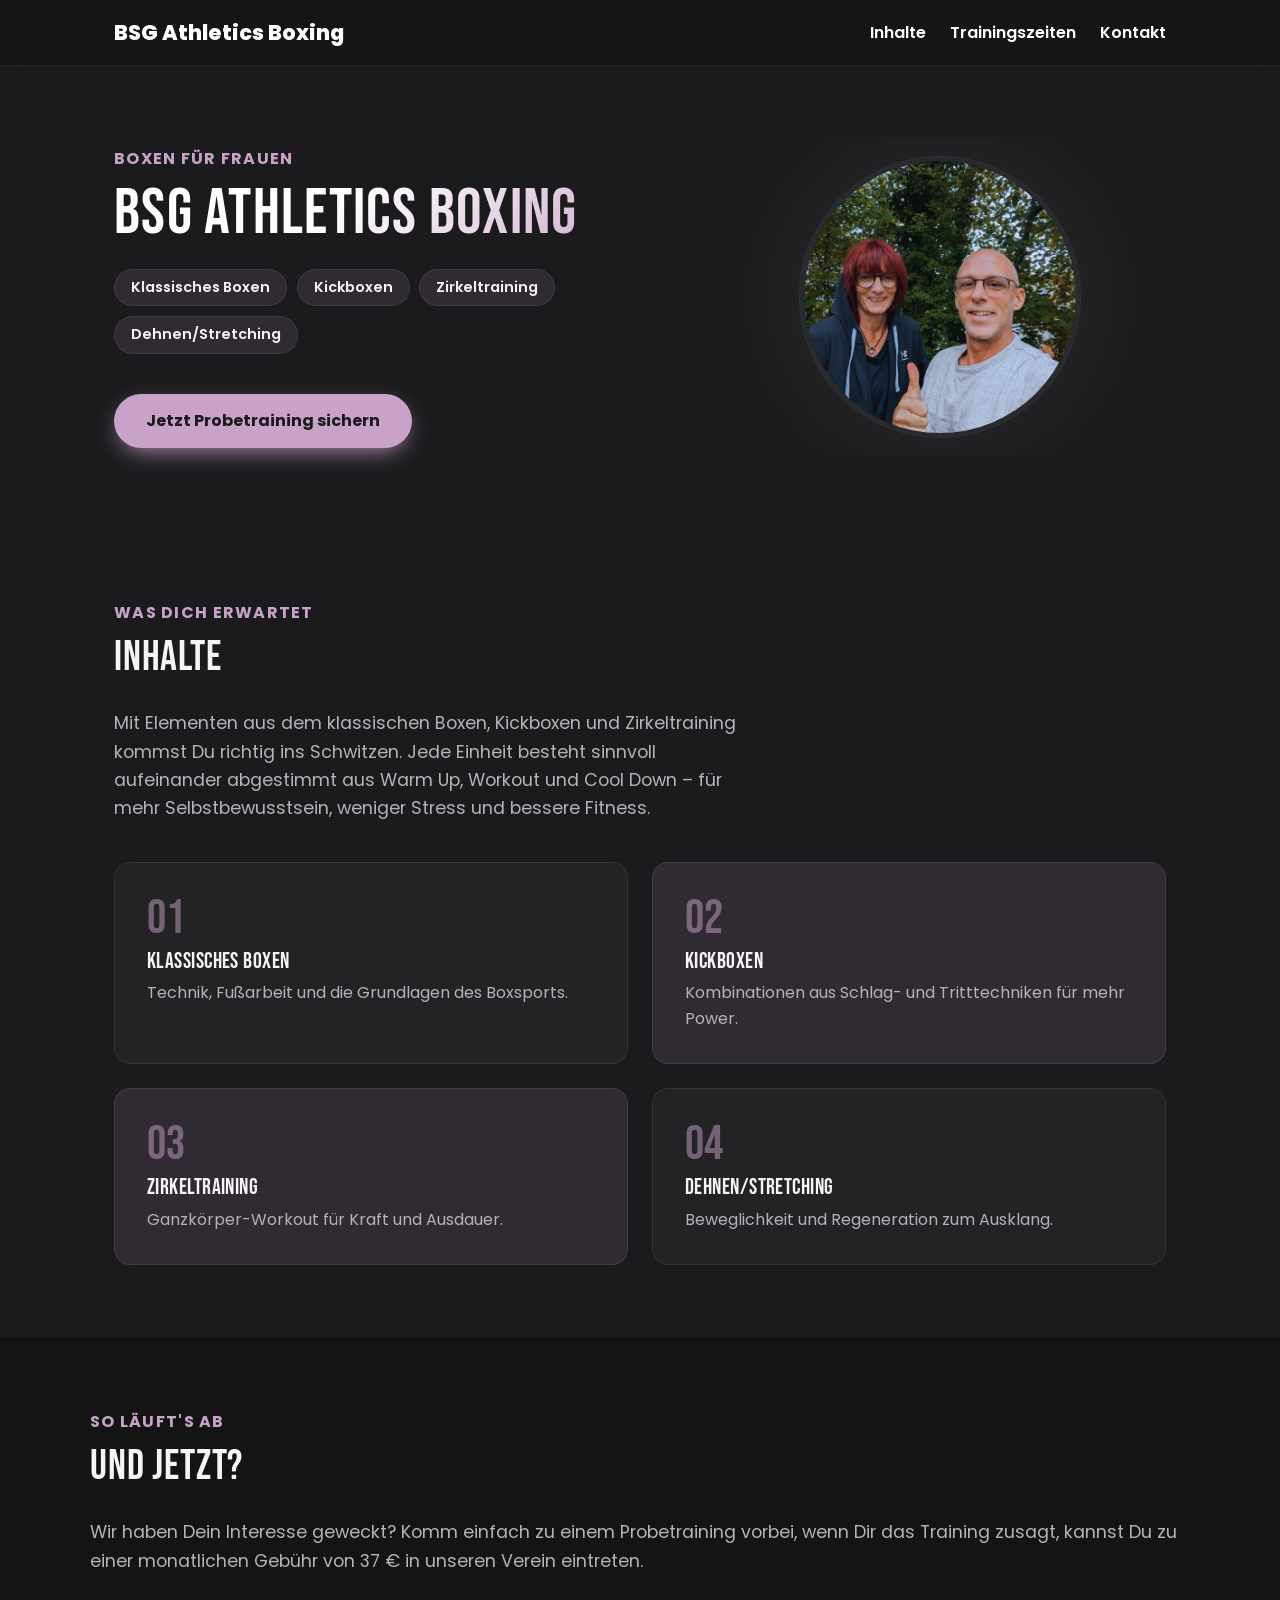
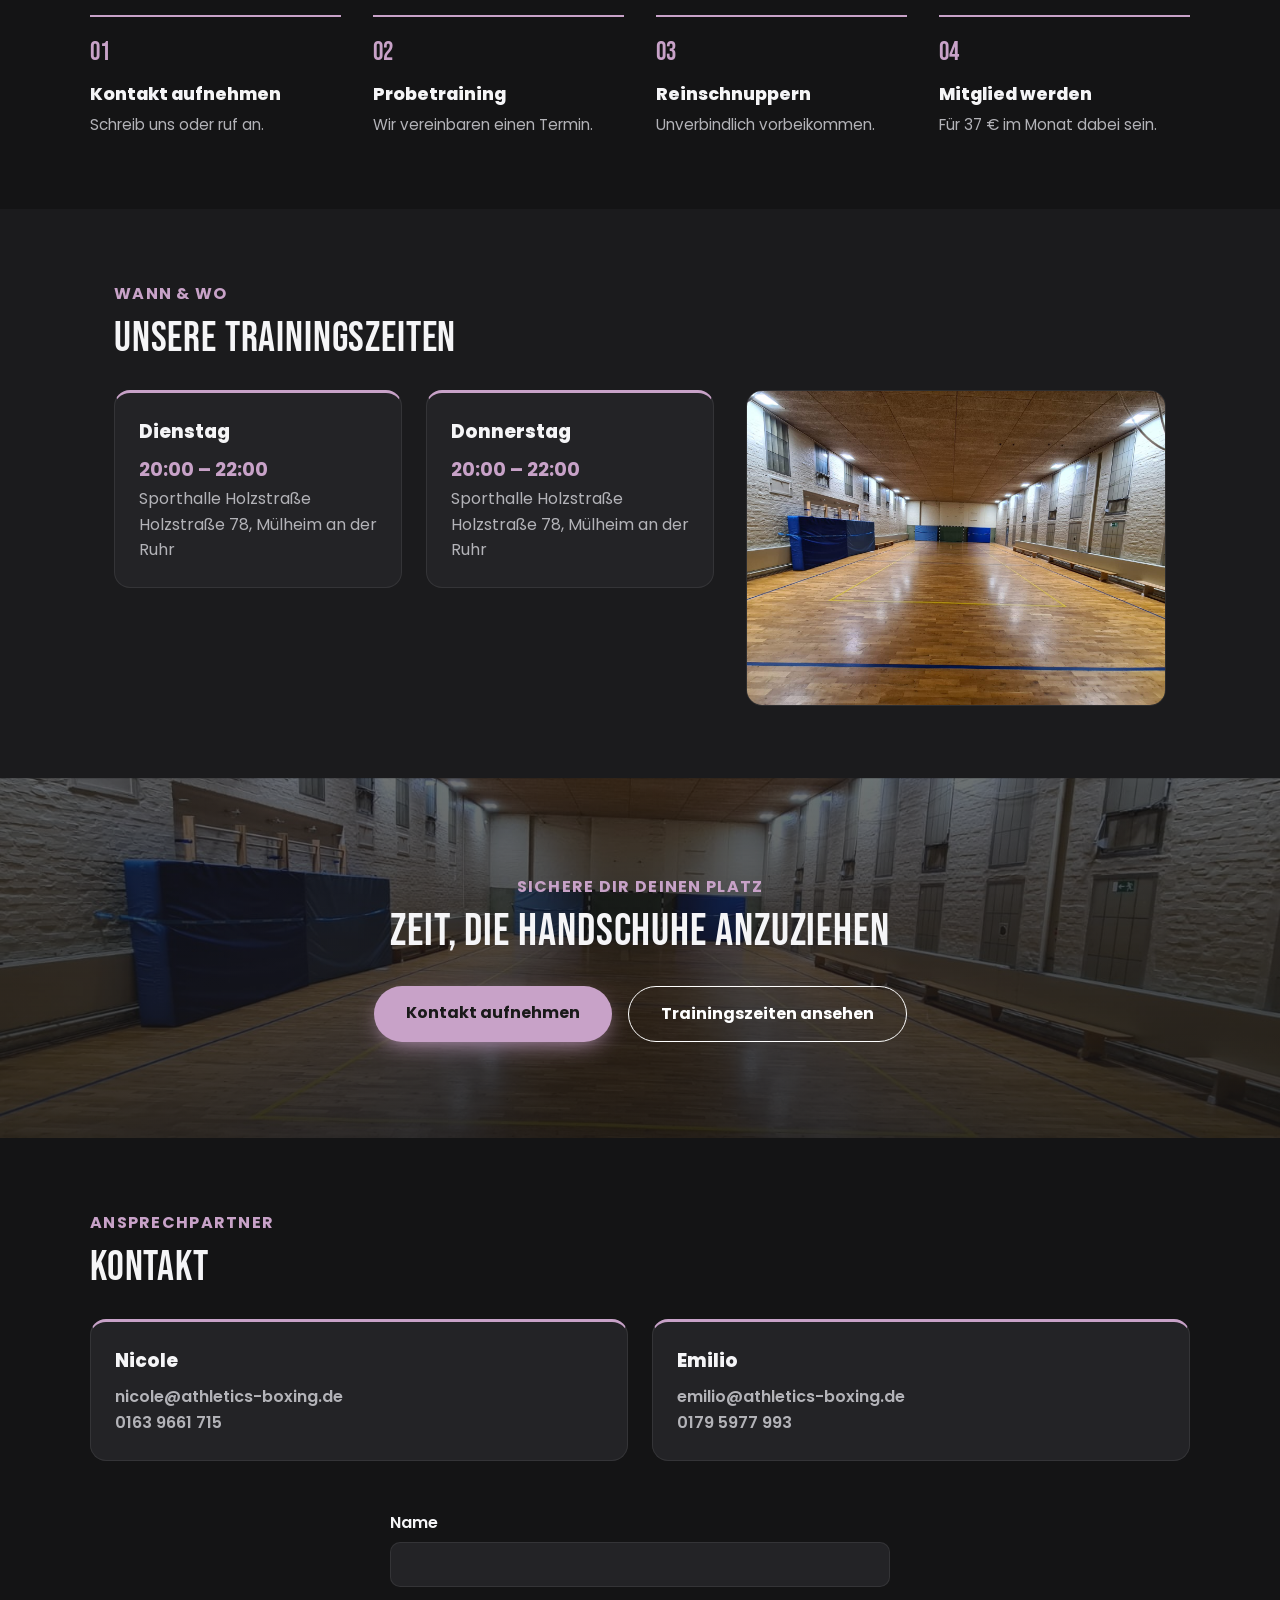
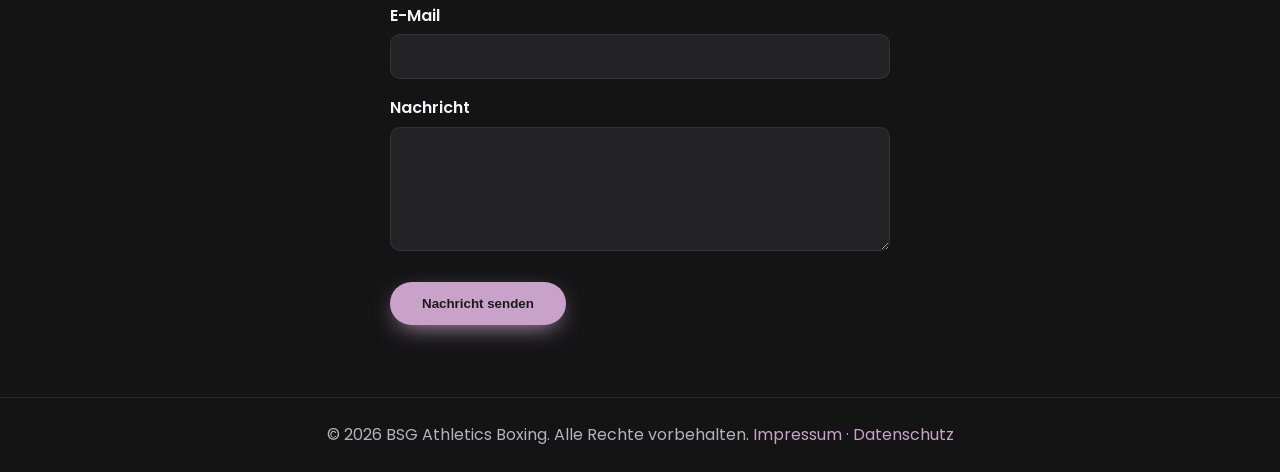
<file: index.html>
<!DOCTYPE html>
<html lang="de">
<head>
  <meta charset="UTF-8">
  <meta name="viewport" content="width=device-width, initial-scale=1.0">
  <title>BSG Athletics Boxing – Boxen für Frauen in Mülheim an der Ruhr</title>
  <link rel="stylesheet" href="css/fonts.css">
  <link rel="stylesheet" href="css/style.css">
</head>
<body>

  <header class="site-header">
    <nav class="navbar">
      <a href="#" class="logo">BSG Athletics Boxing</a>
      <button class="nav-toggle" id="navToggle" aria-label="Menü öffnen">☰</button>
      <ul class="nav-links" id="navLinks">
        <li><a href="#inhalte">Inhalte</a></li>
        <li><a href="#trainingszeiten">Trainingszeiten</a></li>
        <li><a href="#kontakt">Kontakt</a></li>
      </ul>
    </nav>
  </header>

  <section class="hero">
    <div class="hero-content">
      <p class="eyebrow">Boxen für Frauen</p>
      <h1 class="display">BSG Athletics Boxing</h1>
      <ul class="hero-list">
        <li>Klassisches Boxen</li>
        <li>Kickboxen</li>
        <li>Zirkeltraining</li>
        <li>Dehnen/Stretching</li>
      </ul>
      <a href="#kontakt" class="btn">Jetzt Probetraining sichern</a>
    </div>
    <div class="hero-photo">
      <img src="images/team.jpg" alt="Emilio und Nicole von BSG Athletics Boxing">
    </div>
  </section>

  <section id="inhalte" class="section">
    <p class="eyebrow">Was Dich erwartet</p>
    <h2 class="display">Inhalte</h2>
    <p class="lead">
      Mit Elementen aus dem klassischen Boxen, Kickboxen und Zirkeltraining kommst Du
      richtig ins Schwitzen. Jede Einheit besteht sinnvoll aufeinander abgestimmt aus
      Warm&nbsp;Up, Workout und Cool&nbsp;Down &ndash; für mehr Selbstbewusstsein, weniger
      Stress und bessere Fitness.
    </p>

    <div class="tile-grid">
      <div class="tile">
        <span class="tile-num">01</span>
        <h3 class="display">Klassisches Boxen</h3>
        <p>Technik, Fußarbeit und die Grundlagen des Boxsports.</p>
      </div>
      <div class="tile tile-soft">
        <span class="tile-num">02</span>
        <h3 class="display">Kickboxen</h3>
        <p>Kombinationen aus Schlag- und Tritttechniken für mehr Power.</p>
      </div>
      <div class="tile tile-soft">
        <span class="tile-num">03</span>
        <h3 class="display">Zirkeltraining</h3>
        <p>Ganzkörper-Workout für Kraft und Ausdauer.</p>
      </div>
      <div class="tile">
        <span class="tile-num">04</span>
        <h3 class="display">Dehnen/Stretching</h3>
        <p>Beweglichkeit und Regeneration zum Ausklang.</p>
      </div>
    </div>
  </section>

  <section id="ablauf" class="section section-alt">
    <p class="eyebrow">So läuft's ab</p>
    <h2 class="display">Und jetzt?</h2>
    <p class="lead">
      Wir haben Dein Interesse geweckt? Komm einfach zu einem Probetraining vorbei, wenn
      Dir das Training zusagt, kannst Du zu einer monatlichen Gebühr von 37&nbsp;€ in
      unseren Verein eintreten.
    </p>

    <div class="steps">
      <div class="step">
        <span class="step-num">01</span>
        <h3>Kontakt aufnehmen</h3>
        <p>Schreib uns oder ruf an.</p>
      </div>
      <div class="step">
        <span class="step-num">02</span>
        <h3>Probetraining</h3>
        <p>Wir vereinbaren einen Termin.</p>
      </div>
      <div class="step">
        <span class="step-num">03</span>
        <h3>Reinschnuppern</h3>
        <p>Unverbindlich vorbeikommen.</p>
      </div>
      <div class="step">
        <span class="step-num">04</span>
        <h3>Mitglied werden</h3>
        <p>Für 37&nbsp;€ im Monat dabei sein.</p>
      </div>
    </div>
  </section>

  <section id="trainingszeiten" class="section">
    <p class="eyebrow">Wann & wo</p>
    <h2 class="display">Unsere Trainingszeiten</h2>
    <div class="times-wrap">
      <div class="info-grid times-grid">
        <div class="info-card">
          <h3>Dienstag</h3>
          <p class="time">20:00 – 22:00</p>
          <p>Sporthalle Holzstraße<br>Holzstraße 78, Mülheim an der Ruhr</p>
        </div>
        <div class="info-card">
          <h3>Donnerstag</h3>
          <p class="time">20:00 – 22:00</p>
          <p>Sporthalle Holzstraße<br>Holzstraße 78, Mülheim an der Ruhr</p>
        </div>
      </div>
      <img class="hall-photo" src="images/sporthalle.jpg" alt="Sporthalle Holzstraße">
    </div>
  </section>

  <section class="cta-banner" style="background-image: linear-gradient(rgba(20,20,21,0.6), rgba(20,20,21,0.85)), url('images/sporthalle.jpg');">
    <div class="cta-content">
      <p class="eyebrow">Sichere Dir Deinen Platz</p>
      <h2 class="display">Zeit, die Handschuhe anzuziehen</h2>
      <div class="cta-buttons">
        <a href="#kontakt" class="btn">Kontakt aufnehmen</a>
        <a href="#trainingszeiten" class="btn btn-outline">Trainingszeiten ansehen</a>
      </div>
    </div>
  </section>

  <section id="kontakt" class="section section-alt">
    <p class="eyebrow">Ansprechpartner</p>
    <h2 class="display">Kontakt</h2>
    <div class="info-grid">
      <div class="info-card">
        <h3>Nicole</h3>
        <p><a href="mailto:nicole@athletics-boxing.de">nicole@athletics-boxing.de</a></p>
        <p><a href="tel:+491639661715">0163 9661 715</a></p>
      </div>
      <div class="info-card">
        <h3>Emilio</h3>
        <p><a href="mailto:emilio@athletics-boxing.de">emilio@athletics-boxing.de</a></p>
        <p><a href="tel:+491795977993">0179 5977 993</a></p>
      </div>
    </div>

    <form class="contact-form" action="https://formspree.io/nicole@athletics-boxing.de" method="POST">
      <input type="hidden" name="_subject" value="Neue Nachricht über die Webseite">
      <input type="hidden" name="_next" value="https://athletics-boxing.de/#kontakt">
      <input type="text" name="_gotcha" style="display:none" tabindex="-1" autocomplete="off">

      <label for="name">Name</label>
      <input type="text" id="name" name="name" required>

      <label for="email">E-Mail</label>
      <input type="email" id="email" name="_replyto" required>

      <label for="nachricht">Nachricht</label>
      <textarea id="nachricht" name="nachricht" rows="5" required></textarea>

      <button type="submit" class="btn">Nachricht senden</button>
    </form>
  </section>

  <footer class="site-footer">
    <p>&copy; 2026 BSG Athletics Boxing. Alle Rechte vorbehalten. <a href="impressum.html">Impressum</a> · <a href="datenschutz.html">Datenschutz</a></p>
  </footer>

  <script src="js/script.js"></script>
</body>
</html>
</file>
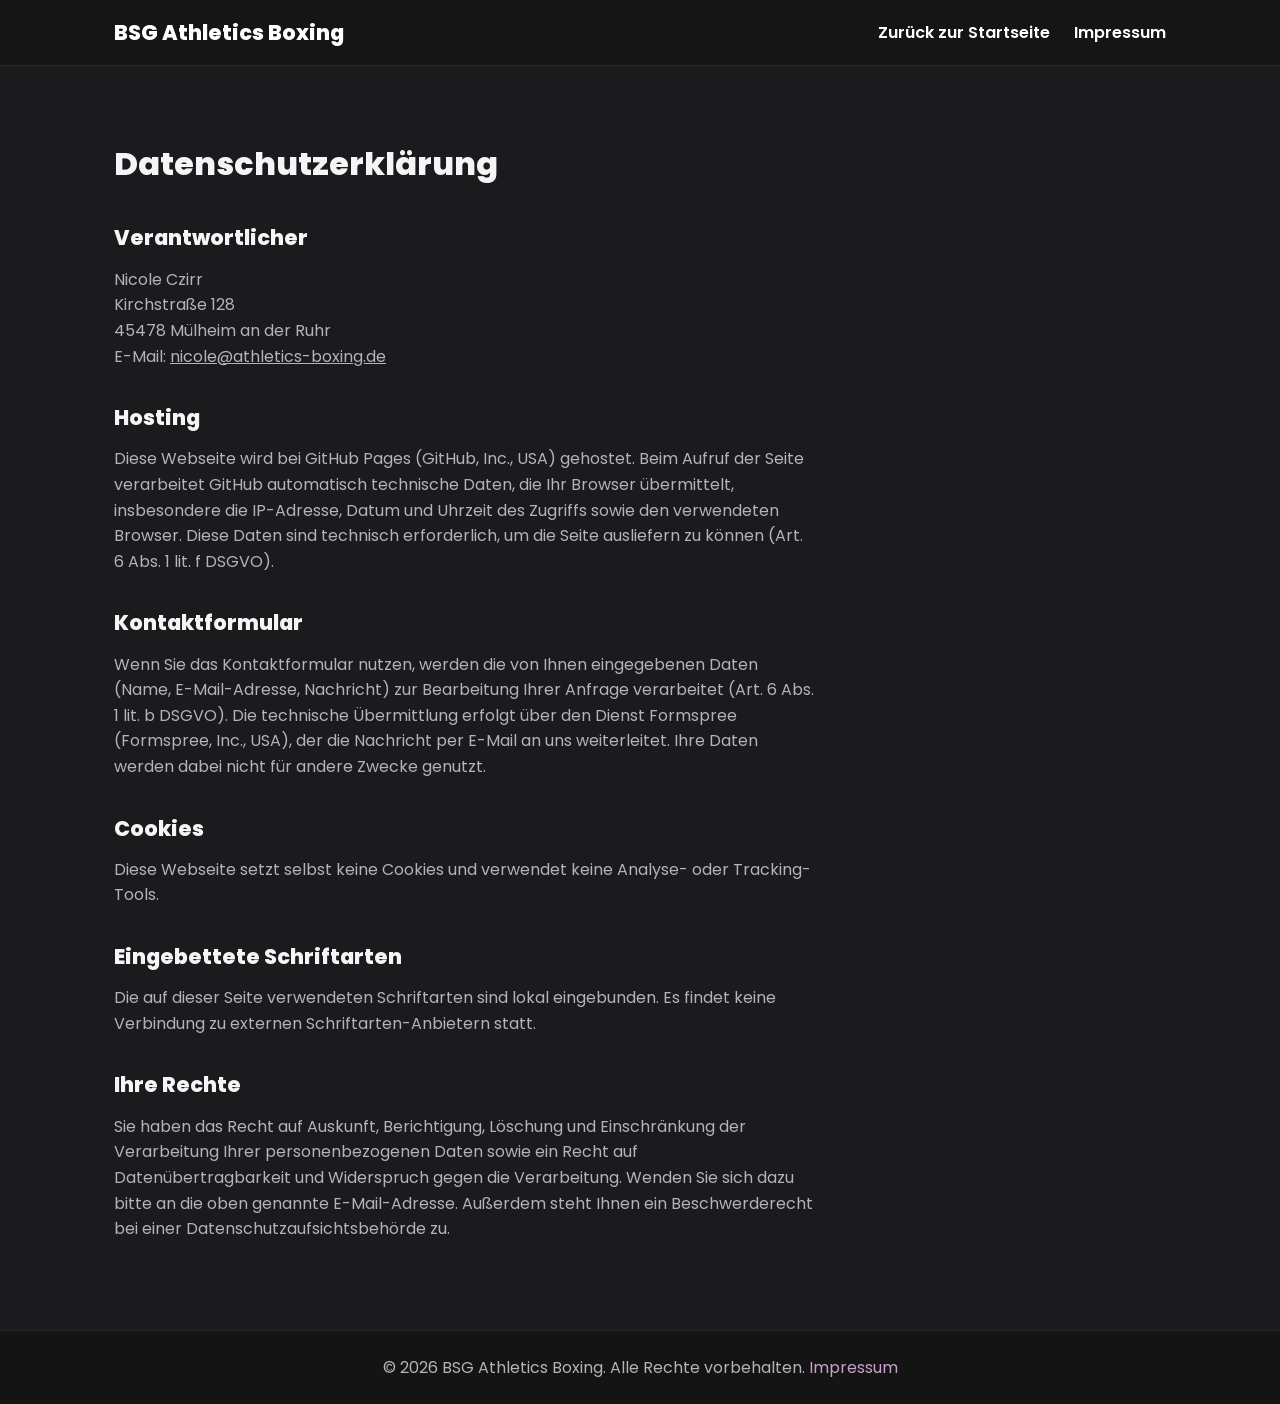
<file: datenschutz.html>
<!DOCTYPE html>
<html lang="de">
<head>
  <meta charset="UTF-8">
  <meta name="viewport" content="width=device-width, initial-scale=1.0">
  <title>Datenschutz – BSG Athletics Boxing</title>
  <link rel="stylesheet" href="css/fonts.css">
  <link rel="stylesheet" href="css/style.css">
</head>
<body>

  <header class="site-header">
    <nav class="navbar">
      <a href="index.html" class="logo">BSG Athletics Boxing</a>
      <ul class="nav-links">
        <li><a href="index.html">Zurück zur Startseite</a></li>
        <li><a href="impressum.html">Impressum</a></li>
      </ul>
    </nav>
  </header>

  <section class="section legal-content">
    <h2>Datenschutzerklärung</h2>

    <h3>Verantwortlicher</h3>
    <p>
      Nicole Czirr<br>
      Kirchstraße 128<br>
      45478 Mülheim an der Ruhr<br>
      E-Mail: <a href="mailto:nicole@athletics-boxing.de">nicole@athletics-boxing.de</a>
    </p>

    <h3>Hosting</h3>
    <p>
      Diese Webseite wird bei GitHub Pages (GitHub, Inc., USA) gehostet. Beim Aufruf der Seite
      verarbeitet GitHub automatisch technische Daten, die Ihr Browser übermittelt, insbesondere
      die IP-Adresse, Datum und Uhrzeit des Zugriffs sowie den verwendeten Browser. Diese Daten
      sind technisch erforderlich, um die Seite ausliefern zu können (Art. 6 Abs. 1 lit. f DSGVO).
    </p>

    <h3>Kontaktformular</h3>
    <p>
      Wenn Sie das Kontaktformular nutzen, werden die von Ihnen eingegebenen Daten (Name, E-Mail-Adresse,
      Nachricht) zur Bearbeitung Ihrer Anfrage verarbeitet (Art. 6 Abs. 1 lit. b DSGVO). Die technische
      Übermittlung erfolgt über den Dienst Formspree (Formspree, Inc., USA), der die Nachricht per
      E-Mail an uns weiterleitet. Ihre Daten werden dabei nicht für andere Zwecke genutzt.
    </p>

    <h3>Cookies</h3>
    <p>
      Diese Webseite setzt selbst keine Cookies und verwendet keine Analyse- oder Tracking-Tools.
    </p>

    <h3>Eingebettete Schriftarten</h3>
    <p>
      Die auf dieser Seite verwendeten Schriftarten sind lokal eingebunden. Es findet keine
      Verbindung zu externen Schriftarten-Anbietern statt.
    </p>

    <h3>Ihre Rechte</h3>
    <p>
      Sie haben das Recht auf Auskunft, Berichtigung, Löschung und Einschränkung der Verarbeitung
      Ihrer personenbezogenen Daten sowie ein Recht auf Datenübertragbarkeit und Widerspruch gegen
      die Verarbeitung. Wenden Sie sich dazu bitte an die oben genannte E-Mail-Adresse. Außerdem
      steht Ihnen ein Beschwerderecht bei einer Datenschutzaufsichtsbehörde zu.
    </p>
  </section>

  <footer class="site-footer">
    <p>&copy; 2026 BSG Athletics Boxing. Alle Rechte vorbehalten. <a href="impressum.html">Impressum</a></p>
  </footer>

</body>
</html>
</file>
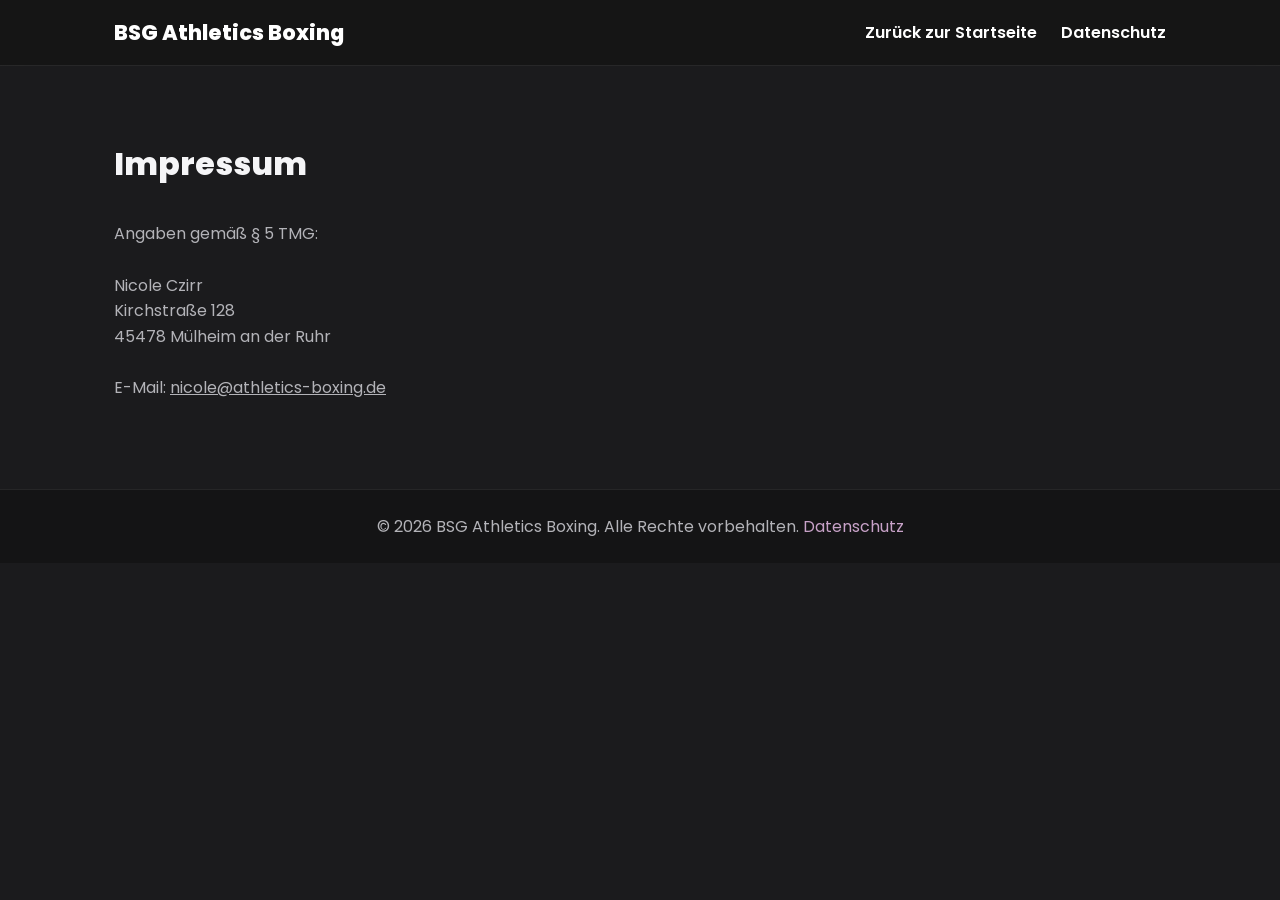
<file: impressum.html>
<!DOCTYPE html>
<html lang="de">
<head>
  <meta charset="UTF-8">
  <meta name="viewport" content="width=device-width, initial-scale=1.0">
  <title>Impressum – BSG Athletics Boxing</title>
  <link rel="stylesheet" href="css/fonts.css">
  <link rel="stylesheet" href="css/style.css">
</head>
<body>

  <header class="site-header">
    <nav class="navbar">
      <a href="index.html" class="logo">BSG Athletics Boxing</a>
      <ul class="nav-links">
        <li><a href="index.html">Zurück zur Startseite</a></li>
        <li><a href="datenschutz.html">Datenschutz</a></li>
      </ul>
    </nav>
  </header>

  <section class="section legal-content">
    <h2>Impressum</h2>
    <p>
      Angaben gemäß § 5 TMG:<br><br>
      Nicole Czirr<br>
      Kirchstraße 128<br>
      45478 Mülheim an der Ruhr<br><br>
      E-Mail: <a href="mailto:nicole@athletics-boxing.de">nicole@athletics-boxing.de</a>
    </p>
  </section>

  <footer class="site-footer">
    <p>&copy; 2026 BSG Athletics Boxing. Alle Rechte vorbehalten. <a href="datenschutz.html">Datenschutz</a></p>
  </footer>

</body>
</html>
</file>
<file: css/fonts.css>
@font-face {
  font-family: 'Bebas Neue';
  font-style: normal;
  font-weight: 400;
  font-display: swap;
  src: url('../fonts/bebasneue-400.woff2') format('woff2');
}

@font-face {
  font-family: 'Poppins';
  font-style: normal;
  font-weight: 400;
  font-display: swap;
  src: url('../fonts/poppins-400.woff2') format('woff2');
}

@font-face {
  font-family: 'Poppins';
  font-style: normal;
  font-weight: 600;
  font-display: swap;
  src: url('../fonts/poppins-600.woff2') format('woff2');
}

@font-face {
  font-family: 'Poppins';
  font-style: normal;
  font-weight: 700;
  font-display: swap;
  src: url('../fonts/poppins-700.woff2') format('woff2');
}

@font-face {
  font-family: 'Poppins';
  font-style: normal;
  font-weight: 800;
  font-display: swap;
  src: url('../fonts/poppins-800.woff2') format('woff2');
}
</file>
<file: css/style.css>
:root {
  --color-bg: #1b1b1d;
  --color-bg-alt: #141415;
  --color-surface: #232326;
  --color-surface-2: #2a2a2e;
  --color-border: rgba(255, 255, 255, 0.08);
  --color-accent: #c8a2c8;
  --color-accent-dark: #a97fab;
  --color-accent-soft: rgba(200, 162, 200, 0.12);
  --color-text: #f5f5f7;
  --color-text-muted: #b3b3b8;
  --color-text-dark: #1a1a1a;
}

* {
  box-sizing: border-box;
  margin: 0;
  padding: 0;
}

html {
  scroll-behavior: smooth;
}

body {
  font-family: "Poppins", Arial, sans-serif;
  background: var(--color-bg);
  color: var(--color-text);
  line-height: 1.6;
}

h1, h2, h3 {
  font-weight: 800;
}

.display {
  font-family: "Bebas Neue", "Poppins", Arial, sans-serif;
  font-weight: 400;
  text-transform: uppercase;
  letter-spacing: 0.02em;
  line-height: 0.95;
}

.section h2.display {
  font-size: 2.6rem;
}

p {
  color: var(--color-text-muted);
}

.lead {
  font-size: 1.1rem;
  max-width: 640px;
  margin-bottom: 2.5rem;
}

strong {
  color: var(--color-accent);
  font-weight: 700;
}

a {
  color: inherit;
}

.btn {
  display: inline-block;
  background: var(--color-accent);
  color: var(--color-text-dark);
  padding: 0.9rem 2rem;
  border: none;
  border-radius: 999px;
  text-decoration: none;
  font-weight: 700;
  cursor: pointer;
  box-shadow: 0 8px 24px -8px var(--color-accent);
  transition: transform 0.2s ease, box-shadow 0.2s ease, background 0.2s ease;
}

.btn:hover {
  background: var(--color-accent-dark);
  transform: translateY(-2px);
  box-shadow: 0 12px 28px -8px var(--color-accent-dark);
}

/* Header & Navigation */
.site-header {
  background: rgba(20, 20, 21, 0.8);
  backdrop-filter: blur(10px);
  border-bottom: 1px solid var(--color-border);
  position: sticky;
  top: 0;
  z-index: 10;
}

.navbar {
  max-width: 1100px;
  margin: 0 auto;
  display: flex;
  align-items: center;
  justify-content: space-between;
  padding: 1rem 1.5rem;
}

.logo {
  color: #fff;
  font-size: 1.3rem;
  font-weight: 800;
  text-decoration: none;
}

.nav-links {
  list-style: none;
  display: flex;
  gap: 1.5rem;
}

.nav-links a {
  color: #fff;
  text-decoration: none;
  font-weight: 600;
  transition: color 0.2s ease;
}

.nav-links a:hover {
  color: var(--color-accent);
}

.nav-toggle {
  display: none;
  background: none;
  border: none;
  color: #fff;
  font-size: 1.6rem;
  cursor: pointer;
}

/* Hero */
.hero {
  max-width: 1100px;
  margin: 0 auto;
  padding: 5rem 1.5rem;
  display: flex;
  align-items: center;
  gap: 3rem;
  flex-wrap: wrap;
  position: relative;
}

.hero-content {
  flex: 1 1 380px;
}

.eyebrow {
  color: var(--color-accent);
  font-weight: 700;
  text-transform: uppercase;
  letter-spacing: 0.08em;
  margin-bottom: 0.75rem;
}

.hero-content h1 {
  font-size: 4rem;
  margin-bottom: 1.5rem;
  background: linear-gradient(135deg, #ffffff 40%, var(--color-accent));
  -webkit-background-clip: text;
  background-clip: text;
  color: transparent;
}

.hero-list {
  list-style: none;
  margin-bottom: 2.5rem;
  display: flex;
  flex-wrap: wrap;
  gap: 0.6rem;
}

.hero-list li {
  padding: 0.4rem 1rem;
  border-radius: 999px;
  background: var(--color-accent-soft);
  border: 1px solid var(--color-border);
  color: var(--color-text);
  font-weight: 600;
  font-size: 0.9rem;
}

.hero-photo {
  flex: 1 1 280px;
  display: flex;
  justify-content: center;
  position: relative;
}

.hero-photo::before {
  content: "";
  position: absolute;
  inset: -20px;
  background: radial-gradient(circle, var(--color-accent-soft), transparent 70%);
  z-index: 0;
}

.hero-photo img {
  position: relative;
  z-index: 1;
  width: 280px;
  height: 280px;
  object-fit: cover;
  border-radius: 50%;
  border: 4px solid var(--color-surface-2);
  box-shadow: 0 0 0 1px var(--color-border);
}

/* Sections */
.section {
  max-width: 1100px;
  margin: 0 auto;
  padding: 4.5rem 1.5rem;
}

.section h2 {
  margin-bottom: 2rem;
  font-size: 2rem;
}

.section-alt {
  background: var(--color-bg-alt);
  max-width: 100%;
}

.section-alt > * {
  max-width: 1100px;
  margin-left: auto;
  margin-right: auto;
}

.legal-content h3 {
  margin-top: 2rem;
  margin-bottom: 0.75rem;
  font-size: 1.3rem;
}

.legal-content h3:first-of-type {
  margin-top: 0;
}

.legal-content p {
  max-width: 700px;
  margin-bottom: 1rem;
}

.highlight-box {
  background: var(--color-surface);
  border: 1px solid var(--color-border);
  border-left: 3px solid var(--color-accent);
  color: var(--color-text-muted);
  padding: 2rem;
  border-radius: 16px;
}

.highlight-box p {
  margin-bottom: 1rem;
}

.highlight-box p:last-child {
  margin-bottom: 0;
}

/* Activity tiles */
.tile-grid {
  display: grid;
  grid-template-columns: repeat(2, 1fr);
  gap: 1.5rem;
}

.tile {
  background: var(--color-surface);
  border: 1px solid var(--color-border);
  border-radius: 16px;
  padding: 2rem;
  position: relative;
  overflow: hidden;
}

.tile-soft {
  background: var(--color-accent-soft);
}

.tile-num {
  display: block;
  font-family: "Bebas Neue", sans-serif;
  font-size: 3rem;
  color: var(--color-accent);
  opacity: 0.5;
  line-height: 1;
  margin-bottom: 0.5rem;
}

.tile h3 {
  font-size: 1.4rem;
  margin-bottom: 0.5rem;
}

.tile p {
  margin-bottom: 0;
}

/* Steps */
.steps {
  display: grid;
  grid-template-columns: repeat(auto-fit, minmax(180px, 1fr));
  gap: 2rem;
}

.step {
  border-top: 2px solid var(--color-accent);
  padding-top: 1rem;
}

.step-num {
  display: block;
  font-family: "Bebas Neue", sans-serif;
  font-size: 1.6rem;
  color: var(--color-accent);
  margin-bottom: 0.4rem;
}

.step h3 {
  font-size: 1.1rem;
  margin-bottom: 0.3rem;
}

.step p {
  margin-bottom: 0;
  font-size: 0.95rem;
}

/* CTA banner */
.cta-banner {
  background-size: cover;
  background-position: center;
  padding: 6rem 1.5rem;
  text-align: center;
}

.cta-content {
  max-width: 700px;
  margin: 0 auto;
}

.cta-content h2 {
  font-size: 2.8rem;
  margin-bottom: 2rem;
}

.cta-buttons {
  display: flex;
  gap: 1rem;
  justify-content: center;
  flex-wrap: wrap;
}

.btn-outline {
  background: transparent;
  color: #fff;
  border: 1px solid #fff;
  box-shadow: none;
}

.btn-outline:hover {
  background: rgba(255, 255, 255, 0.1);
  color: #fff;
  box-shadow: none;
}

/* Reusable info cards (training times, contact) */
.info-grid {
  display: grid;
  grid-template-columns: repeat(auto-fit, minmax(220px, 1fr));
  gap: 1.5rem;
  margin-bottom: 2.5rem;
}

.info-card {
  background: var(--color-surface);
  border: 1px solid var(--color-border);
  border-top: 3px solid var(--color-accent);
  color: var(--color-text-muted);
  padding: 1.5rem;
  border-radius: 16px;
  transition: transform 0.2s ease, box-shadow 0.2s ease;
}

.info-card:hover {
  transform: translateY(-4px);
  box-shadow: 0 12px 24px -12px rgba(0, 0, 0, 0.6);
}

.info-card h3 {
  color: var(--color-text);
  margin-bottom: 0.5rem;
}

.info-card a {
  display: block;
  text-decoration: none;
  font-weight: 600;
  color: var(--color-text-muted);
}

.info-card a:hover {
  color: var(--color-accent);
}

/* Training times */
.times-wrap {
  display: flex;
  gap: 2rem;
  flex-wrap: wrap;
  align-items: stretch;
}

.times-grid {
  flex: 1 1 380px;
  margin-bottom: 0;
  align-content: start;
}

.info-card .time {
  color: var(--color-accent);
  font-weight: 700;
  font-size: 1.2rem;
}

.hall-photo {
  flex: 1 1 320px;
  width: 100%;
  max-width: 420px;
  object-fit: cover;
  border-radius: 16px;
  border: 1px solid var(--color-border);
}

.contact-form {
  display: flex;
  flex-direction: column;
  max-width: 500px;
  margin: 0 auto;
  gap: 0.4rem;
}

.contact-form label {
  font-weight: 600;
  margin-top: 0.6rem;
  color: var(--color-text);
}

.contact-form input,
.contact-form textarea {
  padding: 0.7rem 0.9rem;
  border: 1px solid var(--color-border);
  border-radius: 10px;
  font-family: inherit;
  background: var(--color-surface);
  color: #fff;
  transition: border-color 0.2s ease;
}

.contact-form input:focus,
.contact-form textarea:focus {
  outline: none;
  border-color: var(--color-accent);
}

.contact-form button {
  margin-top: 1.5rem;
  align-self: flex-start;
}

/* Footer */
.site-footer {
  background: var(--color-bg-alt);
  border-top: 1px solid var(--color-border);
  text-align: center;
  padding: 1.5rem;
}

.site-footer p {
  color: var(--color-text-muted);
}

.site-footer a {
  color: var(--color-accent);
  text-decoration: none;
}

.site-footer a:hover {
  text-decoration: underline;
}

/* Responsive */
@media (max-width: 700px) {
  .nav-toggle {
    display: block;
  }

  .nav-links {
    position: absolute;
    top: 100%;
    left: 0;
    right: 0;
    background: var(--color-bg-alt);
    border-bottom: 1px solid var(--color-border);
    flex-direction: column;
    align-items: center;
    padding: 1rem 0;
    display: none;
  }

  .nav-links.open {
    display: flex;
  }

  .hero {
    text-align: center;
    justify-content: center;
  }

  .hero-list {
    justify-content: center;
  }

  .hero-content h1 {
    font-size: 2.8rem;
  }

  .section h2.display {
    font-size: 2.1rem;
  }

  .tile-grid {
    grid-template-columns: 1fr;
  }

  .cta-content h2 {
    font-size: 2.2rem;
  }
}
</file>
